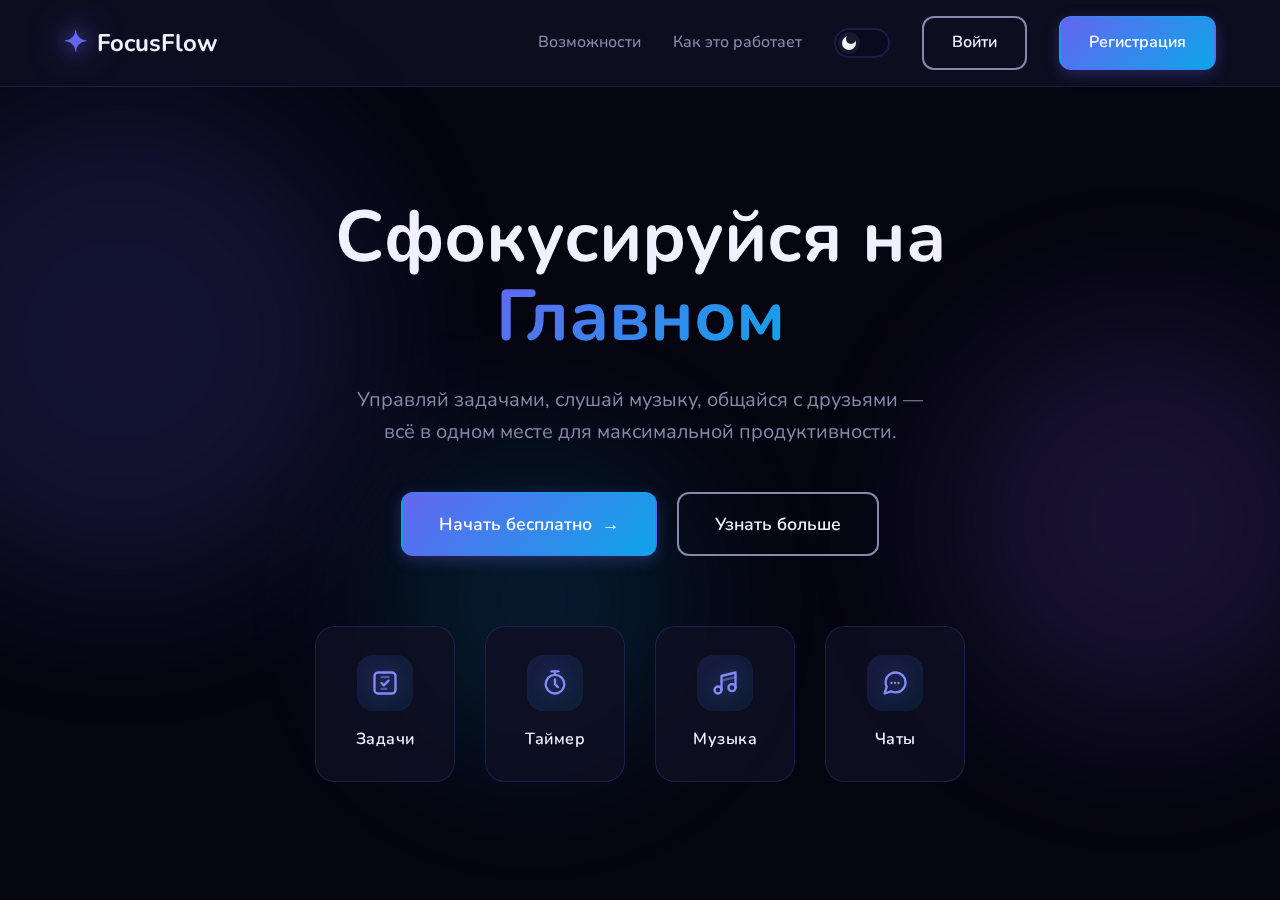
<file: backend/templates/index.html>
<!DOCTYPE html>
<html lang="ru" data-theme="dark">
<head>
    <meta charset="UTF-8">
    <meta name="viewport" content="width=device-width, initial-scale=1.0">
    <title>FocusFlow - Сфокусируйся на главном</title>
    <link href="https://fonts.googleapis.com/css2?family=Nunito:wght@300;400;500;600;700&display=swap" rel="stylesheet">
    <style>
        * { margin: 0; padding: 0; box-sizing: border-box; }
        
        :root {
            --primary: #6366f1;
            --primary-light: #818cf8;
            --secondary: #0ea5e9;
            --accent: #8b5cf6;
            --gradient: linear-gradient(135deg, var(--primary) 0%, var(--secondary) 100%);
        }
        
        [data-theme="dark"] {
            --bg-main: #050510;
            --bg-card: rgba(15, 15, 35, 0.8);
            --bg-card-hover: rgba(25, 25, 55, 0.9);
            --bg-input: rgba(10, 10, 30, 0.6);
            --text-primary: #f0f0ff;
            --text-secondary: #8888aa;
            --border-color: rgba(99, 102, 241, 0.2);
            --border-hover: rgba(99, 102, 241, 0.5);
            --glow-color: rgba(99, 102, 241, 0.3);
            --star-color: #ffffff;
            --icon-color: #818cf8;
        }
        
        [data-theme="light"] {
            --bg-main: #f8faff;
            --bg-card: rgba(255, 255, 255, 0.9);
            --bg-card-hover: rgba(255, 255, 255, 1);
            --bg-input: rgba(240, 242, 255, 0.8);
            --text-primary: #1a1a2e;
            --text-secondary: #5a5a7a;
            --border-color: rgba(99, 102, 241, 0.15);
            --border-hover: rgba(99, 102, 241, 0.4);
            --glow-color: rgba(99, 102, 241, 0.15);
            --star-color: #6366f1;
            --icon-color: #6366f1;
        }
        
        body {
            font-family: 'Nunito', sans-serif;
            background: var(--bg-main);
            color: var(--text-primary);
            line-height: 1.6;
            min-height: 100vh;
            transition: all 0.4s ease;
            overflow-x: hidden;
        }
        
        /* Звёздный фон */
        .stars-container {
            position: fixed;
            top: 0; left: 0; right: 0; bottom: 0;
            pointer-events: none;
            z-index: 0;
            overflow: hidden;
        }
        
        .star {
            position: absolute;
            background: var(--star-color);
            border-radius: 50%;
            animation: twinkle var(--duration) ease-in-out infinite;
            opacity: 0;
        }
        
        .nebula {
            position: absolute;
            border-radius: 50%;
            filter: blur(80px);
            opacity: 0.15;
            animation: float 20s ease-in-out infinite;
        }
        
        .nebula-1 { width: 500px; height: 500px; background: var(--primary); top: 10%; left: -10%; }
        .nebula-2 { width: 400px; height: 400px; background: var(--accent); bottom: 20%; right: -5%; animation-delay: -10s; }
        .nebula-3 { width: 300px; height: 300px; background: var(--secondary); top: 50%; left: 30%; animation-delay: -5s; }
        
        @keyframes twinkle {
            0%, 100% { opacity: 0.3; transform: scale(1); }
            50% { opacity: 1; transform: scale(1.3); }
        }
        
        @keyframes float {
            0%, 100% { transform: translate(0, 0) scale(1); }
            50% { transform: translate(30px, -30px) scale(1.1); }
        }
        
        a { color: inherit; text-decoration: none; }
        button { cursor: pointer; border: none; font-family: inherit; }
        .container { max-width: 1200px; margin: 0 auto; padding: 0 24px; position: relative; z-index: 1; }
        
        /* Шапка */
        .header {
            position: fixed; top: 0; left: 0; right: 0; z-index: 100;
            padding: 16px 0;
            background: var(--bg-card);
            backdrop-filter: blur(20px);
            border-bottom: 1px solid var(--border-color);
            transition: all 0.3s;
        }
        .header-content { display: flex; align-items: center; justify-content: space-between; }
        .logo { display: flex; align-items: center; gap: 10px; font-size: 1.5rem; font-weight: 700; }
        .logo-icon { 
            color: var(--primary); 
            font-size: 1.75rem; 
            text-shadow: 0 0 20px var(--primary), 0 0 40px var(--primary);
        }
        .nav { display: flex; align-items: center; gap: 32px; }
        .nav-link { color: var(--text-secondary); font-weight: 500; transition: color 0.3s; }
        .nav-link:hover { color: var(--text-primary); }
        
        /* Переключатель темы */
        .theme-toggle {
            width: 56px; height: 30px;
            background: var(--bg-input);
            border-radius: 15px;
            position: relative;
            cursor: pointer;
            border: 2px solid var(--border-color);
            transition: all 0.3s;
        }
        .theme-toggle:hover { border-color: var(--primary); }
        
        .toggle-slider {
            position: absolute;
            width: 22px; height: 22px;
            top: 2px; left: 2px;
            background: #1a1a2e;
            border-radius: 50%;
            transition: all 0.4s cubic-bezier(0.4, 0, 0.2, 1);
            display: flex;
            align-items: center;
            justify-content: center;
            overflow: hidden;
        }
        
        [data-theme="light"] .toggle-slider { left: 28px; background: #87ceeb; }
        
        .icon-moon {
            position: absolute;
            width: 14px; height: 14px;
            border-radius: 50%;
            background: #f5f5f5;
            transition: all 0.4s;
        }
        
        .icon-moon::before {
            content: '';
            position: absolute;
            width: 10px; height: 10px;
            background: #1a1a2e;
            border-radius: 50%;
            top: -2px; left: 4px;
        }
        
        .icon-sun {
            position: absolute;
            width: 12px; height: 12px;
            background: #fbbf24;
            border-radius: 50%;
            opacity: 0;
            transform: scale(0) rotate(-180deg);
            transition: all 0.4s;
            box-shadow: 
                0 0 0 2px #87ceeb,
                0 -8px 0 -3px #fbbf24,
                0 8px 0 -3px #fbbf24,
                8px 0 0 -3px #fbbf24,
                -8px 0 0 -3px #fbbf24,
                5px -5px 0 -3.5px #fbbf24,
                -5px 5px 0 -3.5px #fbbf24,
                5px 5px 0 -3.5px #fbbf24,
                -5px -5px 0 -3.5px #fbbf24;
        }
        
        [data-theme="light"] .icon-moon { opacity: 0; transform: scale(0) rotate(180deg); }
        [data-theme="light"] .icon-sun { opacity: 1; transform: scale(1) rotate(0deg); }
        [data-theme="dark"] .icon-sun { opacity: 0; transform: scale(0) rotate(-180deg); }
        [data-theme="dark"] .icon-moon { opacity: 1; transform: scale(1) rotate(0deg); }
        
        /* Кнопки */
        .btn { 
            padding: 12px 28px; 
            border-radius: 12px; 
            font-weight: 600; 
            transition: all 0.25s ease;
            border: 2px solid transparent;
            text-decoration: none;
            display: inline-flex;
            align-items: center;
            justify-content: center;
        }
        .btn:hover { transform: translateY(-2px); }
        .btn-primary { background: var(--gradient); color: white; box-shadow: 0 4px 15px rgba(99, 102, 241, 0.3); }
        .btn-primary:hover { box-shadow: 0 6px 25px rgba(99, 102, 241, 0.5); }
        .btn-outline { background: transparent; border-color: var(--text-secondary); color: var(--text-primary); }
        .btn-outline:hover { border-color: var(--primary); background: rgba(99, 102, 241, 0.05); }
        .btn-lg { padding: 16px 36px; font-size: 1.1rem; }
        
        /* Hero секция */
        .hero {
            position: relative; min-height: 100vh; display: flex;
            align-items: center; padding-top: 80px;
        }
        .hero-content { position: relative; text-align: center; max-width: 800px; margin: 0 auto; }
        .hero-title { 
            font-size: clamp(2.5rem, 6vw, 4.5rem); 
            font-weight: 700; 
            line-height: 1.1; 
            margin-bottom: 28px;
        }
        .gradient-text {
            background: var(--gradient);
            -webkit-background-clip: text; 
            -webkit-text-fill-color: transparent; 
            background-clip: text;
        }
        .hero-subtitle { 
            font-size: 1.25rem; 
            color: var(--text-secondary); 
            max-width: 600px; 
            margin: 0 auto 44px;
        }
        .hero-actions { display: flex; gap: 20px; justify-content: center; flex-wrap: wrap; margin-bottom: 70px; }
        .btn-arrow { margin-left: 10px; transition: transform 0.2s; }
        .btn:hover .btn-arrow { transform: translateX(5px); }
        
        /* Hero Stats с SVG иконками */
        .hero-stats { display: flex; justify-content: center; gap: 30px; flex-wrap: wrap; }
        
        .stat { 
            display: flex; 
            flex-direction: column;
            align-items: center;
            padding: 28px 32px;
            background: var(--bg-card);
            border-radius: 20px;
            border: 1px solid var(--border-color);
            min-width: 140px;
            backdrop-filter: blur(10px);
            transition: all 0.3s ease;
            position: relative;
            overflow: hidden;
        }
        
        .stat:hover {
            transform: translateY(-8px);
            border-color: var(--border-hover);
            box-shadow: 0 20px 40px rgba(99, 102, 241, 0.15);
        }
        
        .stat-icon {
            width: 56px;
            height: 56px;
            margin-bottom: 16px;
            display: flex;
            align-items: center;
            justify-content: center;
            background: linear-gradient(135deg, rgba(99, 102, 241, 0.15) 0%, rgba(14, 165, 233, 0.1) 100%);
            border-radius: 16px;
            position: relative;
        }
        
        .stat-icon svg {
            width: 28px;
            height: 28px;
            stroke: var(--icon-color);
            stroke-width: 2;
            fill: none;
            stroke-linecap: round;
            stroke-linejoin: round;
            filter: drop-shadow(0 0 8px rgba(99, 102, 241, 0.4));
            transition: all 0.3s;
        }
        
        .stat:hover .stat-icon svg {
            transform: scale(1.1);
            filter: drop-shadow(0 0 12px rgba(99, 102, 241, 0.6));
        }
        
        /* Специальные стили для заполненных элементов */
        .stat-icon svg .filled {
            fill: var(--icon-color);
            stroke: none;
        }
        
        .stat-label { 
            font-size: 1rem; 
            font-weight: 600;
            color: var(--text-primary);
            letter-spacing: 0.5px;
        }
        
        @media (max-width: 768px) {
            .nav { gap: 16px; }
            .hero-stats { gap: 16px; }
            .stat { min-width: 120px; padding: 20px 24px; }
            .hero-title { font-size: 2rem; }
        }
    </style>
</head>
<body>
    <div class="stars-container" id="stars">
        <div class="nebula nebula-1"></div>
        <div class="nebula nebula-2"></div>
        <div class="nebula nebula-3"></div>
    </div>
    
    <header class="header">
        <div class="container header-content">
            <a href="/" class="logo"><span class="logo-icon">✦</span><span>FocusFlow</span></a>
            <nav class="nav">
                <a href="#features" class="nav-link">Возможности</a>
                <a href="#how" class="nav-link">Как это работает</a>
                <div class="theme-toggle" id="themeToggle" title="Сменить тему">
                    <div class="toggle-slider">
                        <div class="icon-moon"></div>
                        <div class="icon-sun"></div>
                    </div>
                </div>
                <a href="/login" class="btn btn-outline">Войти</a>
                <a href="/register" class="btn btn-primary">Регистрация</a>
            </nav>
        </div>
    </header>
    
    <section class="hero">
        <div class="container hero-content">
            <h1 class="hero-title">Сфокусируйся на<span class="gradient-text"> Главном</span></h1>
            <p class="hero-subtitle">Управляй задачами, слушай музыку, общайся с друзьями — всё в одном месте для максимальной продуктивности.</p>
            <div class="hero-actions">
                <a href="/register" class="btn btn-primary btn-lg">Начать бесплатно<span class="btn-arrow">→</span></a>
                <a href="#features" class="btn btn-outline btn-lg">Узнать больше</a>
            </div>
            
            <div class="hero-stats">
                <!-- Задачи -->
                <div class="stat">
                    <div class="stat-icon">
                        <svg viewBox="0 0 24 24">
                            <rect x="3" y="3" width="18" height="18" rx="3"/>
                            <path d="M9 12l2 2 4-4"/>
                            <line x1="9" y1="7" x2="15" y2="7" opacity="0.5"/>
                            <line x1="9" y1="17" x2="13" y2="17" opacity="0.5"/>
                        </svg>
                    </div>
                    <span class="stat-label">Задачи</span>
                </div>
                
                <!-- Таймер -->
                <div class="stat">
                    <div class="stat-icon">
                        <svg viewBox="0 0 24 24">
                            <circle cx="12" cy="13" r="8"/>
                            <path d="M12 9v4l2.5 2.5"/>
                            <line x1="12" y1="2" x2="12" y2="5"/>
                            <line x1="9" y1="2" x2="15" y2="2"/>
                        </svg>
                    </div>
                    <span class="stat-label">Таймер</span>
                </div>
                
                <!-- Музыка -->
                <div class="stat">
                    <div class="stat-icon">
                        <svg viewBox="0 0 24 24">
                            <circle cx="6" cy="18" r="3"/>
                            <circle cx="18" cy="16" r="3"/>
                            <path d="M9 18V6l12-3v13"/>
                            <path d="M9 10l12-3" opacity="0.5"/>
                        </svg>
                    </div>
                    <span class="stat-label">Музыка</span>
                </div>
                
                <!-- Чаты -->
                <div class="stat">
                    <div class="stat-icon">
                        <svg viewBox="0 0 24 24">
                            <path d="M21 11.5a8.38 8.38 0 0 1-.9 3.8 8.5 8.5 0 0 1-7.6 4.7 8.38 8.38 0 0 1-3.8-.9L3 21l1.9-5.7a8.38 8.38 0 0 1-.9-3.8 8.5 8.5 0 0 1 4.7-7.6 8.38 8.38 0 0 1 3.8-.9h.5a8.48 8.48 0 0 1 8 8v.5z"/>
                            <circle cx="9" cy="12" r="1" class="filled"/>
                            <circle cx="12" cy="12" r="1" class="filled"/>
                            <circle cx="15" cy="12" r="1" class="filled"/>
                        </svg>
                    </div>
                    <span class="stat-label">Чаты</span>
                </div>
            </div>
        </div>
    </section>

    <script>
        // Создание звёзд
        function createStars() {
            const container = document.getElementById('stars');
            const existingStars = container.querySelectorAll('.star');
            existingStars.forEach(s => s.remove());
            
            const starCount = 200;
            for (let i = 0; i < starCount; i++) {
                const star = document.createElement('div');
                star.className = 'star';
                star.style.left = Math.random() * 100 + '%';
                star.style.top = Math.random() * 100 + '%';
                const size = Math.random() * 3 + 1;
                star.style.width = star.style.height = size + 'px';
                star.style.setProperty('--duration', (Math.random() * 3 + 2) + 's');
                star.style.animationDelay = Math.random() * 5 + 's';
                container.appendChild(star);
            }
        }
        
        // Переключатель темы
        const toggle = document.getElementById('themeToggle');
        const html = document.documentElement;
        const savedTheme = localStorage.getItem('theme') || 'dark';
        html.setAttribute('data-theme', savedTheme);
        
        toggle.addEventListener('click', () => {
            const current = html.getAttribute('data-theme');
            const next = current === 'dark' ? 'light' : 'dark';
            html.setAttribute('data-theme', next);
            localStorage.setItem('theme', next);
        });
        
        // Плавная прокрутка
        document.querySelectorAll('a[href^="#"]').forEach(anchor => {
            anchor.addEventListener('click', function(e) {
                e.preventDefault();
                const target = document.querySelector(this.getAttribute('href'));
                if (target) {
                    target.scrollIntoView({ behavior: 'smooth', block: 'start' });
                }
            });
        });
        
        createStars();
        window.addEventListener('resize', createStars);
    </script>
</body>
</html>
</file>
